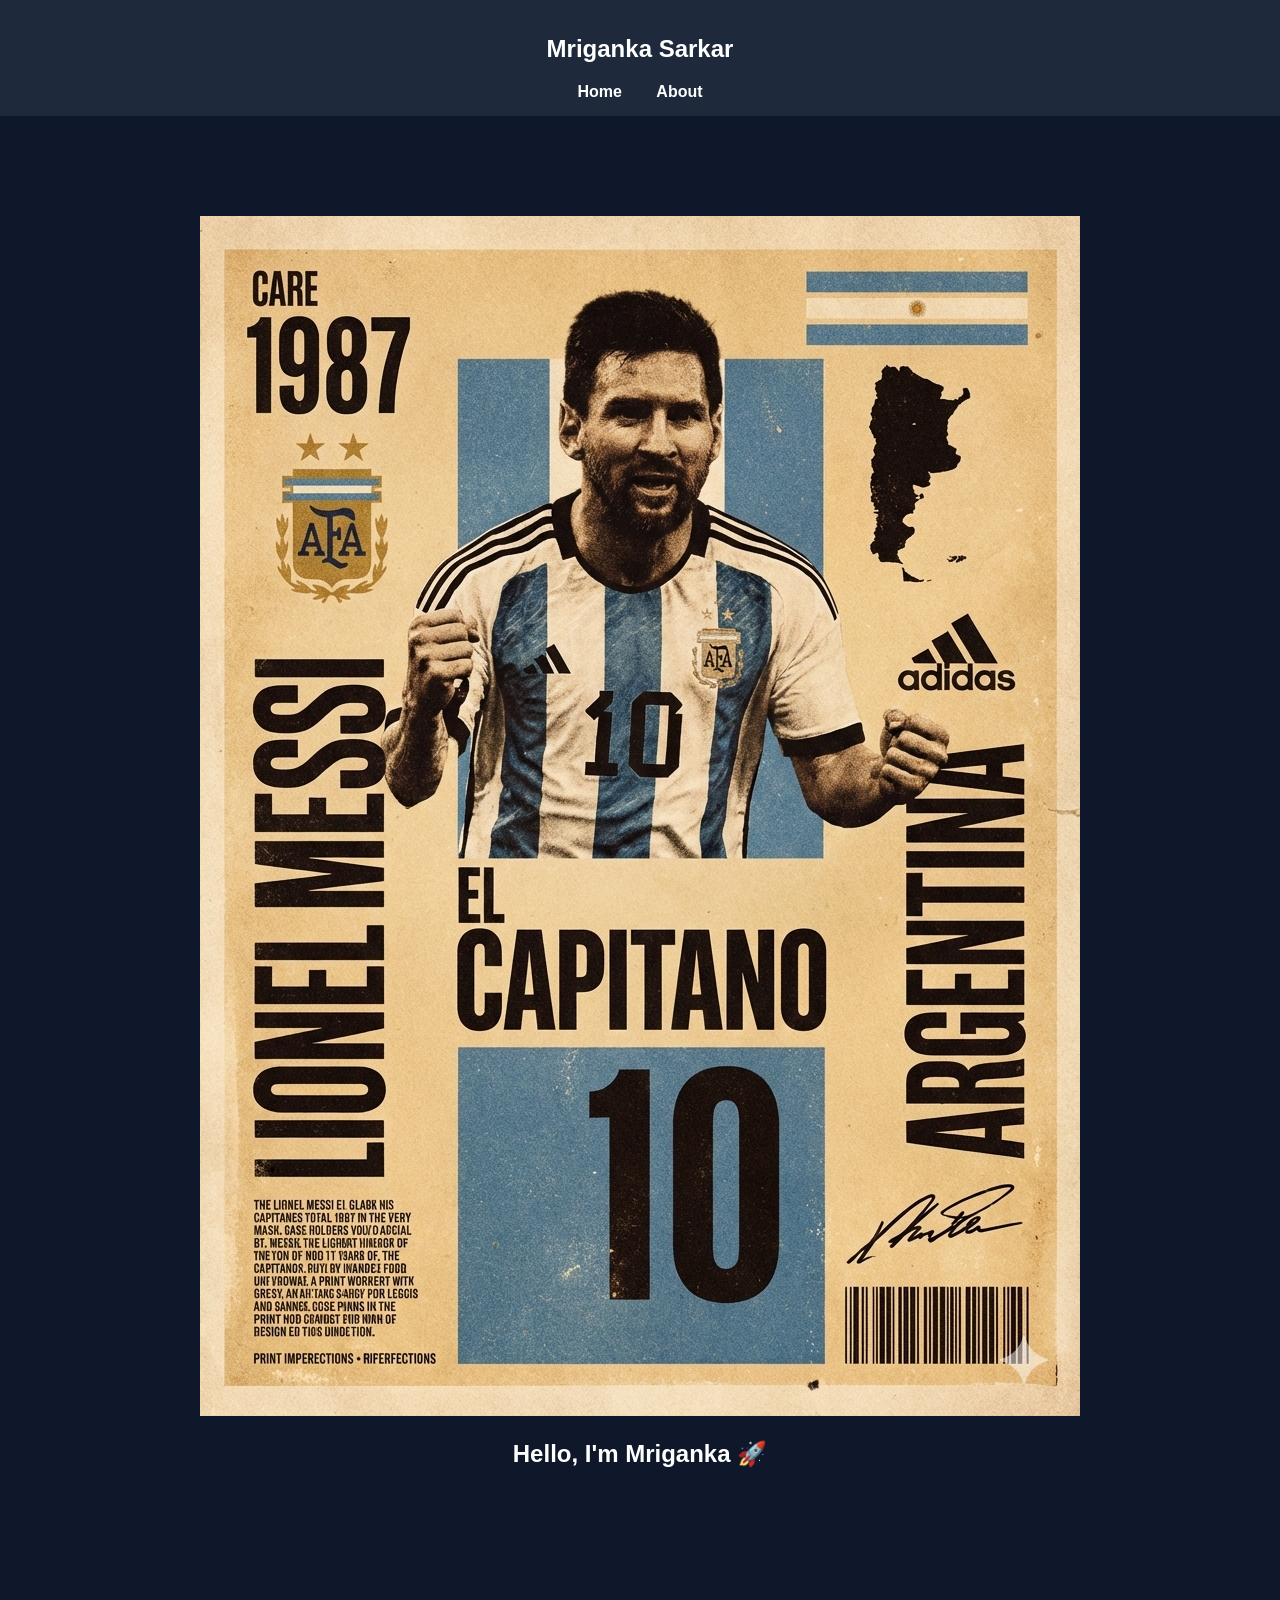
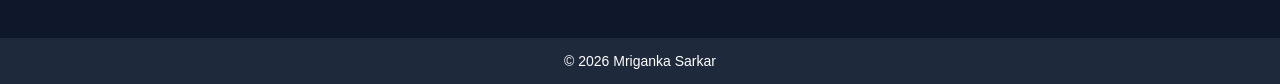
<file: mywebsite/index.html>
<!DOCTYPE html>
<html lang="en">
<head>
    <meta charset="UTF-8">
    <title>Mriganka | Home</title>
    <meta name="viewport" content="width=device-width, initial-scale=1.0">
    <link rel="stylesheet" href="style.css">
</head>

<body>

<header>
    <h2>Mriganka Sarkar</h2>
    <nav>
        <a href="index.html">Home</a>
        <a href="about.html">About</a>
    </nav>
</header>

<section class="hero">
    <img src="images/profile.png" alt="Profile Image">
    <h1>Hello, I'm Mriganka 🚀</h1>
</section>

<footer>
    © 2026 Mriganka Sarkar
</footer>

</body>
</html>
</file>
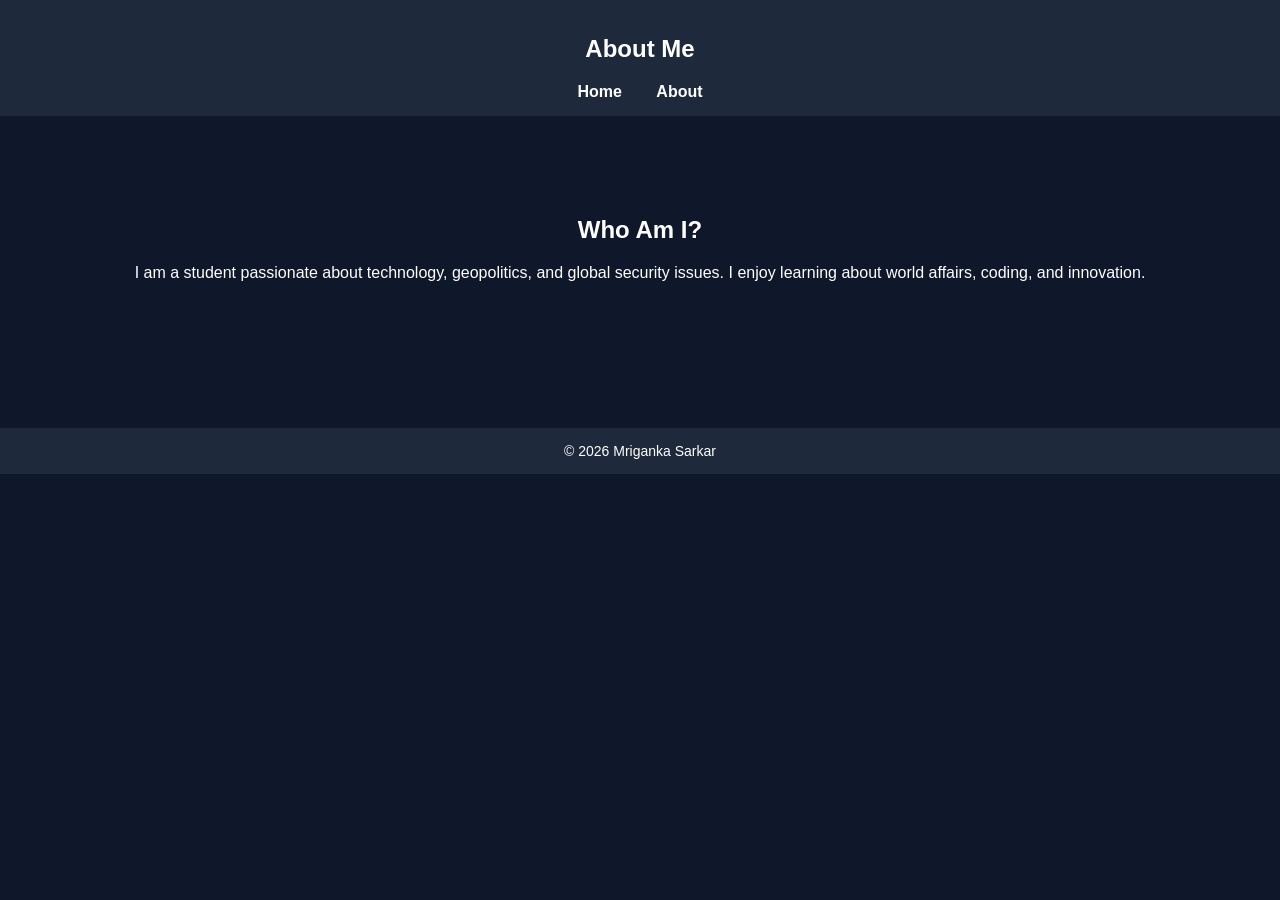
<file: mywebsite/about.html>
<!DOCTYPE html>
<html lang="en">
<head>
    <meta charset="UTF-8">
    <title>Mriganka | About</title>
    <meta name="viewport" content="width=device-width, initial-scale=1.0">
    <link rel="stylesheet" href="style.css">
</head>

<body>

<header>
    <h2>About Me</h2>
    <nav>
        <a href="index.html">Home</a>
        <a href="about.html">About</a>
    </nav>
</header>

<section class="content">
    <h1>Who Am I?</h1>
    <p>
        I am a student passionate about technology, geopolitics,
        and global security issues. I enjoy learning about world affairs,
        coding, and innovation.
    </p>
</section>

<footer>
    © 2026 Mriganka Sarkar
</footer>

</body>
</html>
</file>
<file: mywebsite/style.css>
body {
    margin: 0;
    font-family: Arial, sans-serif;
    background: #0f172a;
    color: white;
    text-align: center;
}

header {
    background: #1e293b;
    padding: 15px;
}

nav {
    margin-top: 10px;
}

nav a {
    color: white;
    text-decoration: none;
    margin: 0 15px;
    font-weight: bold;
}

nav a:hover {
    color: #3b82f6;
}

.hero {
    padding: 100px 20px;
}

.content {
    padding: 80px 20px;
}

.btn {
    display: inline-block;
    margin-top: 20px;
    padding: 12px 25px;
    background: #3b82f6;
    color: white;
    text-decoration: none;
    border-radius: 6px;
}

.btn:hover {
    background: #2563eb;
}

footer {
    background: #1e293b;
    padding: 15px;
    font-size: 14px;
    margin-top: 50px;
}
</file>
